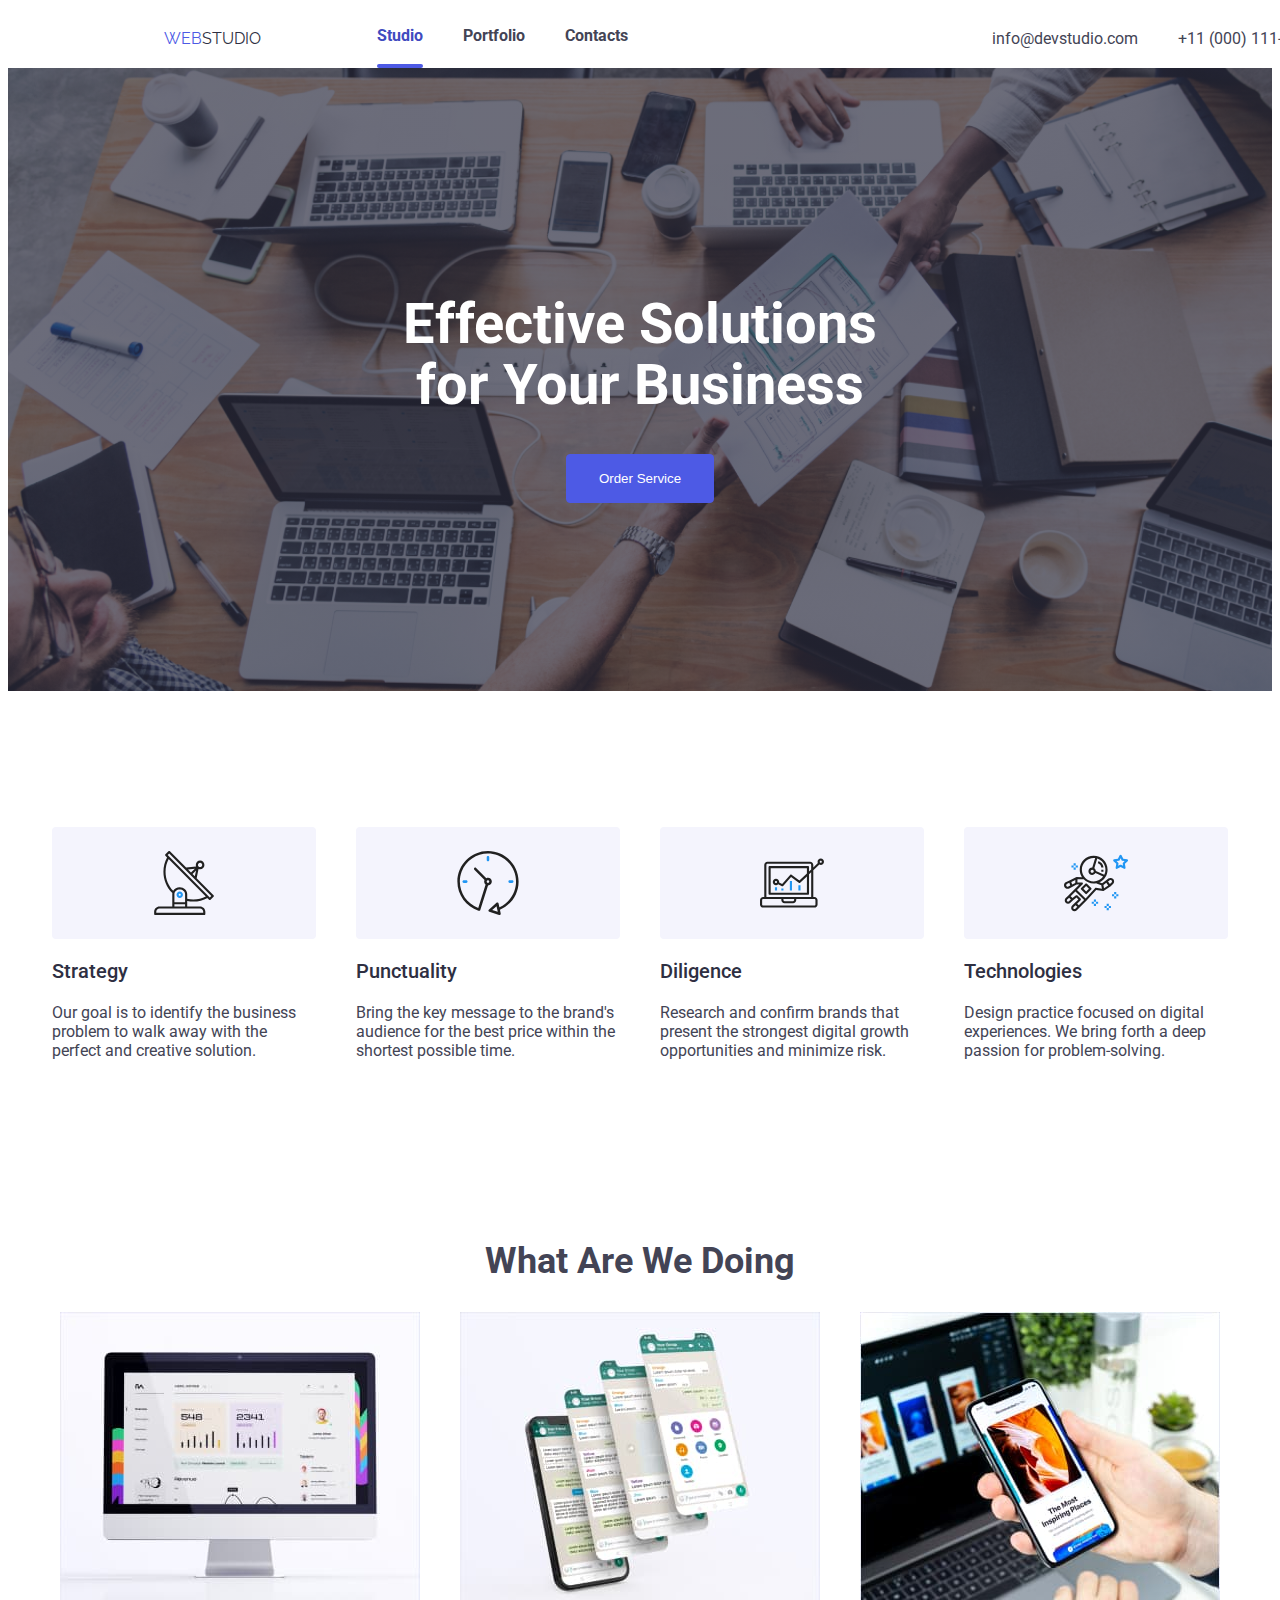
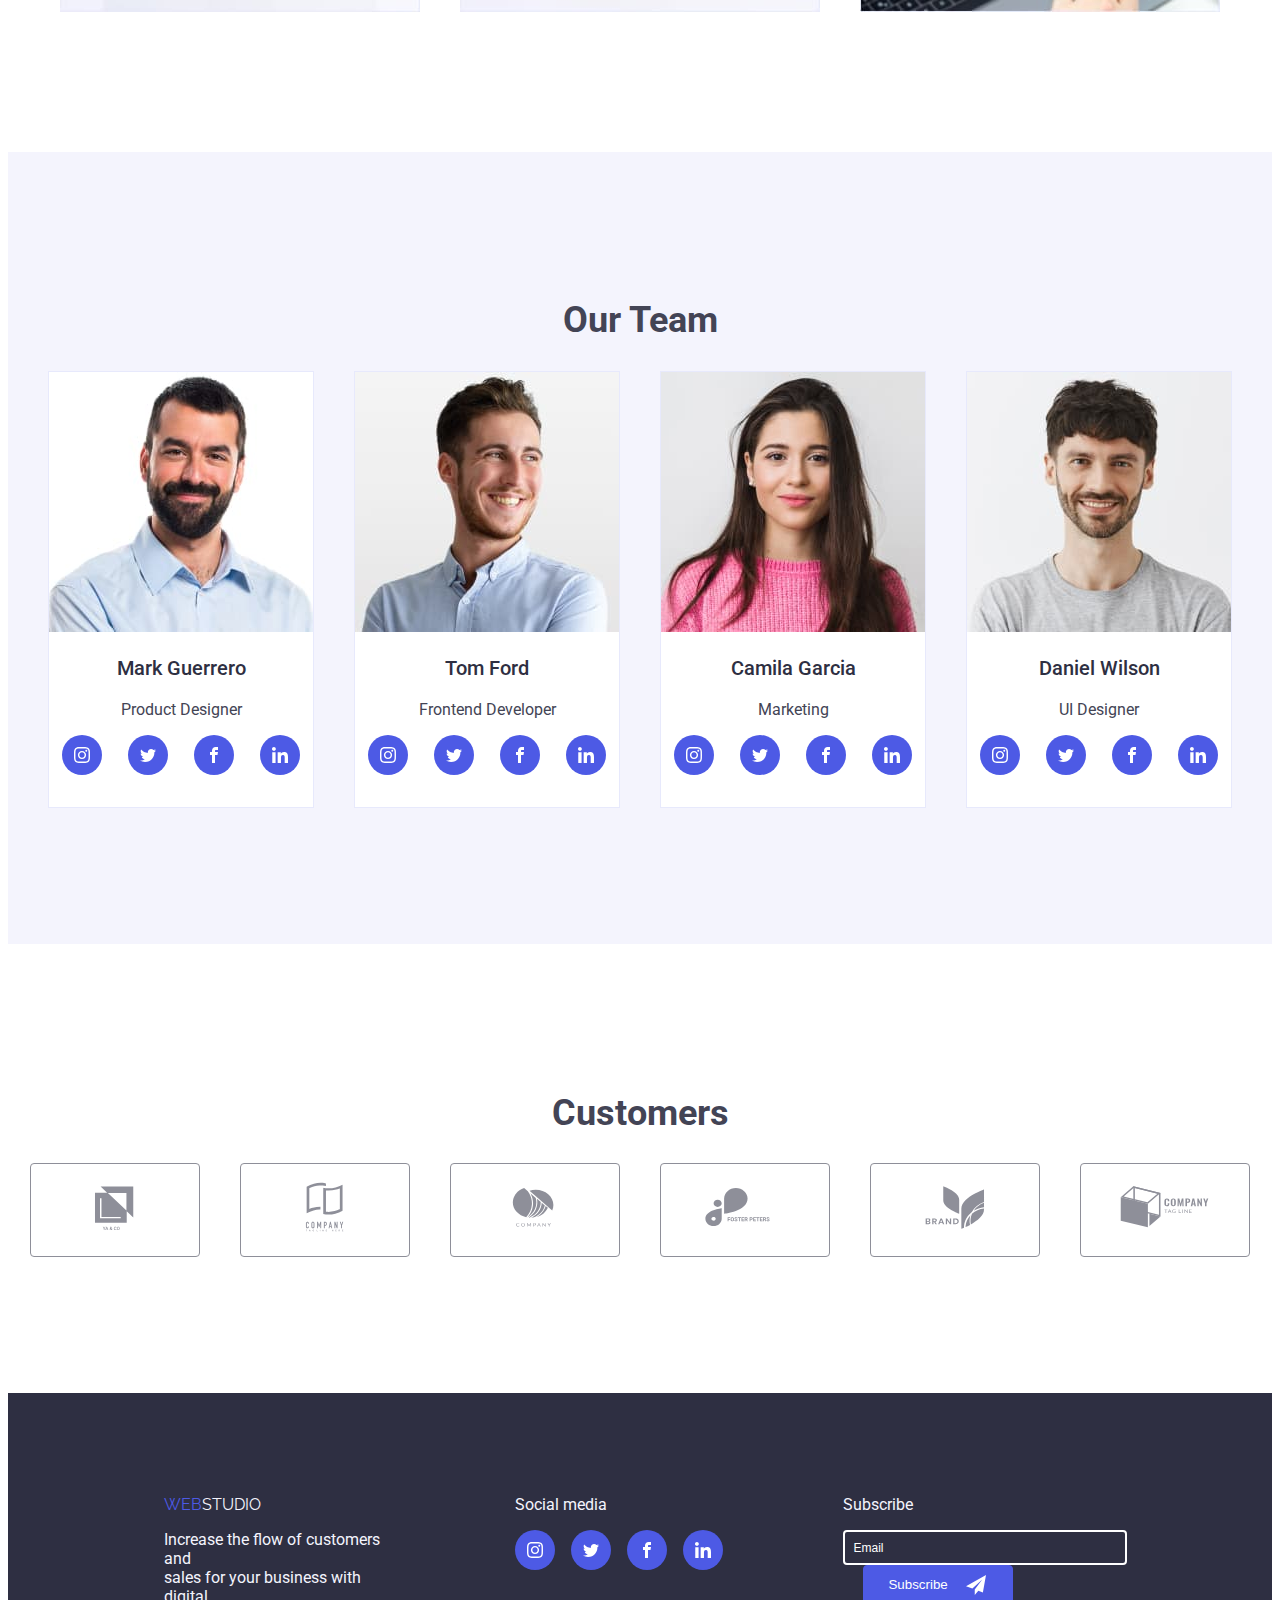
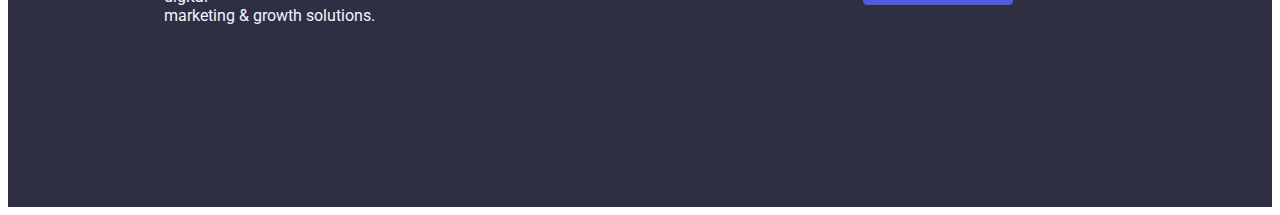
<file: index.html>
<!DOCTYPE html>

<html lang="en">
<head>
    <meta charset="UTF-8">
    <meta name="viewport" content="width=device-width, initial-scale=1.0">
    <title>Studio</title>
    <link rel="stylesheet" href="https://cdnjs.cloudflare.com/ajax/libs/modern-normalize/2.0.0/modern-normalize.min.css"
        integrity="sha512-4xo8blKMVCiXpTaLzQSLSw3KFOVPWhm/TRtuPVc4WG6kUgjH6J03IBuG7JZPkcWMxJ5huwaBpOpnwYElP/m6wg=="
        crossorigin="anonymous" referrerpolicy="no-referrer" />
    <link rel="stylesheet" href="css/styles.css">

    <link rel="preconnect" href="https://fonts.googleapis.com">
    <link rel="preconnect" href="https://fonts.gstatic.com" crossorigin>
    <link href="https://fonts.googleapis.com/css2?family=Roboto:wght@400;500;700;900&display=swap" rel="stylesheet">

    <link rel="preconnect" href="https://fonts.googleapis.com">
    <link rel="preconnect" href="https://fonts.gstatic.com" crossorigin>
    <link href="https://fonts.googleapis.com/css2?family=Raleway:wght@800&family=Roboto:wght@400;500;700;900&display=swap"
        rel="stylesheet">
</head>
<body>

    <header class="container d-flex header">
        <div class="d-flex">
            <a href="index.html" class="logo"><span>WEB</span>STUDIO</a>
            <nav>
                <ul class="list">
                    <li><a class="link active" href="index.html">Studio</a></li>
                    <li><a class="link" href="portfolio.html">Portfolio</a></li>
                    <li><a class="link" href="#">Contacts</a></li>
                </ul>
            </nav>
        </div>
        <div>
                <ul class="contacts">
                    <li><a class="link" href="mailto:info@devstudio.com">info@devstudio.com</a></li>
                    <li><a class="link" href="tel:+11(000)111-11-11">+11 (000) 111-11-11</a></li>
                </ul>
        </div>
    </header>

    <main>

    <section class="banner">
        <h1>Effective Solutions<br/>for Your Business</h1>
        <button class="banner-button" data-modal-open>Order Service</button>
        <div class="backdrop is-hidden" data-modal>
            <div class="modal">
                <button class="modal-close-btn" data-modal-close><svg width="24" height="24">
                    <use href="./images/icons.svg#close"></use>
                </svg></button>

                <p class="modal-text">Leave your contacts and we will call you back</p>

                <form class="service-form">
                    <label for="name" class="service-label">
                        <span class="input-label">Name</span>
                        <input type="text" class="service-input" />
                        <svg width="18" height="18" class="service-icon">
                            <use href="./images/icons.svg#person"></use>
                        </svg>
                    </label>

                    <label for="name" class="service-label">
                        <span class="input-label">Phone</span>
                        <input type="text" class="service-input" />
                        <svg width="18" height="18" class="service-icon">
                            <use href="./images/icons.svg#phone"></use>
                        </svg>
                    </label>

                    <label for="name" class="service-label">
                        <span class="input-label">Email</span>
                        <input type="text" class="service-input" />
                        <svg width="18" height="18" class="service-icon">
                            <use href="./images/icons.svg#email"></use>
                        </svg>
                    </label>

                    <label for="comment" class="service-label">
                        <span class="input-label">Comment</span>
                        <textarea class="service-input-textarea" rows="8" placeholder="Text input"></textarea>
                    </label>

                    <label for="agree" class="service-agree">
                        <input type="checkbox" name="agree" class="agree-checkbox" />
                        <svg width="16" height="16" class="agree-check-icon">
                            <use href="./images/icons.svg#checkbox"></use>
                        </svg>
                        <span class="agree-text">I accept the terms and conditions of the <a href="#">Privacy Policy</a></span>
                    </label>
                    <button class="modal-send">Send</button>
                </form>

            </div>
        </div>
    </section>

    <section class="section">
        <ul>
            <li>
                <div class="about-icon">
                    <svg width="64" height="64">
                        <use href="./images/icons.svg#antenna-1"></use>
                    </svg>
                </div>
                <h3>Strategy</h3>
                <p>Our goal is to identify the business problem to walk away with the perfect and creative solution.</p>
            </li>
            <li>
                <div class="about-icon">
                    <svg width="64" height="64">
                        <use href="./images/icons.svg#clock-1"></use>
                    </svg>
                </div>
                <h3>Punctuality</h3>
                <p>Bring the key message to the brand's audience for the best price within the shortest possible time.</p>
            </li>
            <li>
                <div class="about-icon">
                    <svg width="64" height="64">
                        <use href="./images/icons.svg#diagram-1"></use>
                    </svg>
                </div>
                <h3>Diligence</h3>
                <p>Research and confirm brands that present the strongest digital growth opportunities and minimize risk.</p>
            </li>
            <li>
                <div class="about-icon">
                    <svg width="64" height="64">
                        <use href="./images/icons.svg#astronaut-1"></use>
                    </svg>
                </div>
                <h3>Technologies</h3>
                <p>Design practice focused on digital experiences. We bring forth a deep passion for problem-solving.</p>
            </li>
        </ul>
    </section>

    <section class="section products">
    <h2>What are we Doing</h2>
        <ul>
            <li><img src="images/img1.jpg"
                alt="Sales inventory"
                width="360" /></li>
            <li><img src="images/img2.jpg"
                alt="Marketing strategies"
                width="360" /></li>
            <li><img src="images/img3.jpg"
                alt="Webpage design"
                width="360" /></li>
        </ul>
    </section>
    
    <section class="section team">
    <h2>Our Team</h2>
        <ul>
            <li class="card">
                <img class="card-image"
                src="images/people1.jpg"
                alt="Mark Guerrero"
                width="264" />
                <div class="team-caption">
                    <h3>Mark Guerrero</h3>
                    <p>Product Designer</p>
                    <div class="team-socials">
                        <a class="team-socials-icons" href="#">
                            <svg width="16" height="16">
                                <use xlink:href="./images/icons.svg#instagram"></use></svg>
                        </a>
                        <a class="team-socials-icons" href="#">
                            <svg width="16" height="16">
                                <use xlink:href="./images/icons.svg#twitter"></use>
                            </svg>
                        </a>
                        <a class="team-socials-icons" href="#">
                            <svg width="16" height="16">
                                <use xlink:href="./images/icons.svg#facebook"></use>
                            </svg>
                        </a>
                        <a class="team-socials-icons" href="#">
                            <svg width="16" height="16">
                                <use xlink:href="./images/icons.svg#linkedin-1"></use>
                            </svg>
                        </a>
                    </div>
                </div>
            </li>
            <li class="card">
                <img class="card-image"
                src="images/people2.jpg"
                alt="Tom Ford"
                width="264" />
                <div class="team-caption">
                    <h3>Tom Ford</h3>
                    <p>Frontend Developer</p>
                    <div class="team-socials">
                        <a class="team-socials-icons" href="#">
                            <svg width="16" height="16">
                                <use xlink:href="./images/icons.svg#instagram"></use>
                            </svg>
                        </a>
                        <a class="team-socials-icons" href="#">
                            <svg width="16" height="16">
                                <use xlink:href="./images/icons.svg#twitter"></use>
                            </svg>
                        </a>
                        <a class="team-socials-icons" href="#">
                            <svg width="16" height="16">
                                <use xlink:href="./images/icons.svg#facebook"></use>
                            </svg>
                        </a>
                        <a class="team-socials-icons" href="#">
                            <svg width="16" height="16">
                                <use xlink:href="./images/icons.svg#linkedin-1"></use>
                            </svg>
                        </a>
                    </div>
                </div>
            </li>
            <li class="card">
                <img class="card-image"
                src="images/people3.jpg"
                alt="Camila Garcia"
                width="264" />
                <div class="team-caption">
                    <h3>Camila Garcia</h3>
                    <p>Marketing</p>
                    <div class="team-socials">
                        <a class="team-socials-icons" href="#">
                            <svg width="16" height="16">
                                <use xlink:href="./images/icons.svg#instagram"></use>
                            </svg>
                        </a>
                        <a class="team-socials-icons" href="#">
                            <svg width="16" height="16">
                                <use xlink:href="./images/icons.svg#twitter"></use>
                            </svg>
                        </a>
                        <a class="team-socials-icons" href="#">
                            <svg width="16" height="16">
                                <use xlink:href="./images/icons.svg#facebook"></use>
                            </svg>
                        </a>
                        <a class="team-socials-icons" href="#">
                            <svg width="16" height="16">
                                <use xlink:href="./images/icons.svg#linkedin-1"></use>
                            </svg>
                        </a>
                    </div>
                </div>
            </li>
            <li class="card">
                <img class="card-image"
                src="images/people4.jpg"
                alt="Daniel Wilson"
                width="264" />
                <div class="team-caption">
                    <h3>Daniel Wilson</h3>
                    <p>UI Designer</p>
                    <div class="team-socials">
                        <a class="team-socials-icons" href="#">
                            <svg width="16" height="16">
                                <use xlink:href="./images/icons.svg#instagram"></use>
                            </svg>
                        </a>
                        <a class="team-socials-icons" href="#">
                            <svg width="16" height="16">
                                <use xlink:href="./images/icons.svg#twitter"></use>
                            </svg>
                        </a>
                        <a class="team-socials-icons" href="#">
                            <svg width="16" height="16">
                                <use xlink:href="./images/icons.svg#facebook"></use>
                            </svg>
                        </a>
                        <a class="team-socials-icons" href="#">
                            <svg width="16" height="16">
                                <use xlink:href="./images/icons.svg#linkedin-1"></use>
                            </svg>
                        </a>
                    </div>
                </div>
            </li>
        </ul>
    </section>

    <section class="customers">
        <h2>Customers</h2>
        <ul>
            <li class="customers-link">
                <a href="#">
                    <svg width="104" height="56">
                        <use href="./images/icons.svg#Logo-6"></use>
                    </svg>
                </a>
            </li>
            <li class="customers-link">
                <a href="#">
                    <svg width="104" height="56">
                        <use href="./images/icons.svg#Logo-4"></use>
                    </svg>
                </a>
            </li>
            <li class="customers-link">
                <a href="#">
                    <svg width="104" height="56">
                        <use href="./images/icons.svg#Logo-3"></use>
                    </svg>
                </a>
            </li>
            <li class="customers-link">
                <a href="#">
                    <svg width="104" height="56">
                        <use href="./images/icons.svg#Logo-2"></use>
                    </svg>
                </a>
            </li>
            <li class="customers-link">
                <a href="#">
                    <svg width="104" height="56">
                        <use href="./images/icons.svg#Logo"></use>
                    </svg>
                </a>
            </li>
            <li class="customers-link">
                <a href="#">
                    <svg width="104" height="56">
                        <use href="./images/icons.svg#Logo-1"></use>
                    </svg>
                </a>
            </li>
        </ul>
    </section>

    </main>

    <footer>
        <div>
            <a href="index.html" class="logo"><span>WEB</span>STUDIO</a>
                <p>Increase the flow of customers and<br/>sales for your business with digital<br/>marketing & growth solutions.</p>
        </div>
        <div>
            <p style="margin-top: 0" class="socmed">Social media</p>
            <div class="media">
                <a class="media-icons" href="#">
                    <svg width="16" height="16">
                        <use xlink:href="./images/icons.svg#instagram"></use>
                    </svg>
                </a>
                <a class="media-icons" href="#">
                    <svg width="16" height="16">
                        <use xlink:href="./images/icons.svg#twitter"></use>
                    </svg>
                </a>
                <a class="media-icons" href="#">
                    <svg width="16" height="16">
                        <use xlink:href="./images/icons.svg#facebook"></use>
                    </svg>
                </a>
                <a class="media-icons" href="#">
                    <svg width="16" height="16">
                        <use xlink:href="./images/icons.svg#linkedin-1"></use>
                    </svg>
                </a>
            </div>
        </div>
        <div>
            <p style="margin-top: 0" class="footer-subscribe-text">Subscribe</p>
                <form>
                    <input type="text" placeholder="Email" class="subscribe-form" />
                    <button class="subscribe-btn" href="#">Subscribe
                        <svg width="24" height="20">
                            <use href="./images/icons.svg#send"></use>
                        </svg>
                    </button>
                </form>
        </div>
    </footer>

    <script src="./js/modal.js"></script>
</body>

</html>
</file>
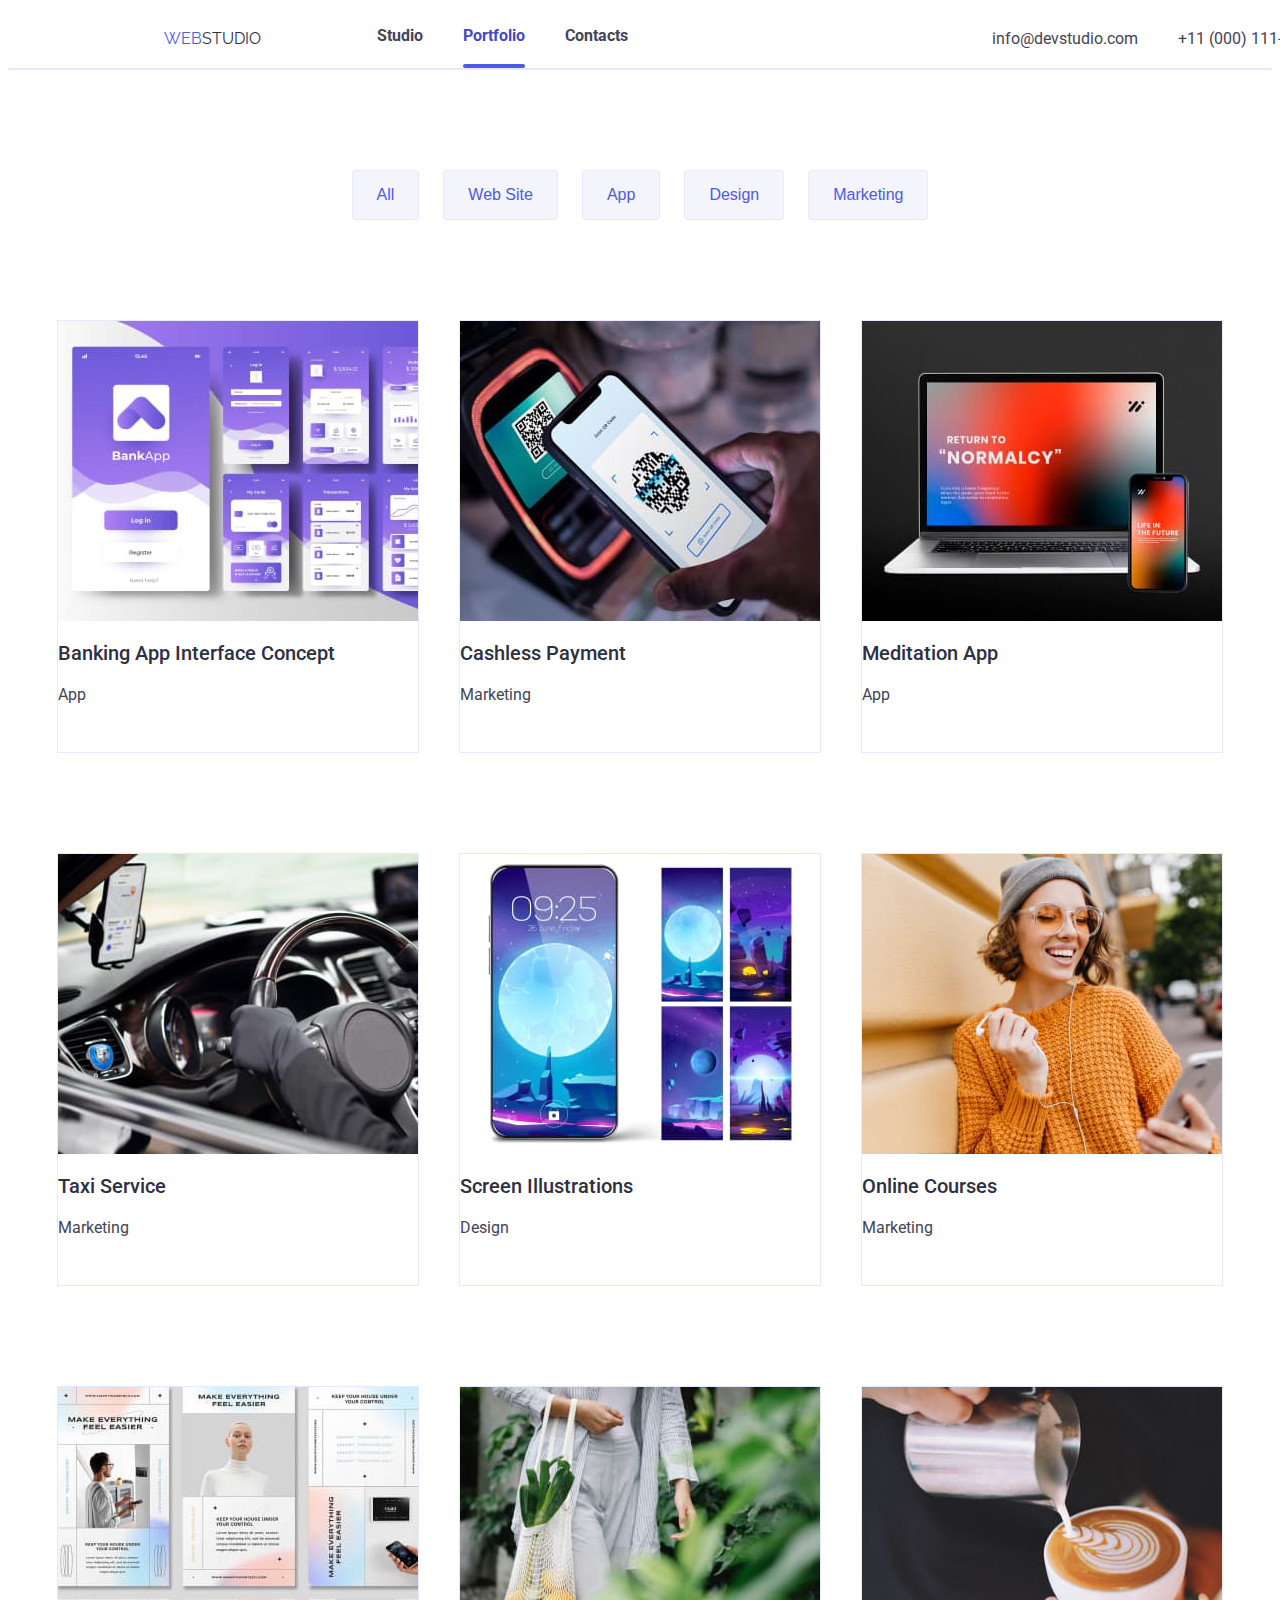
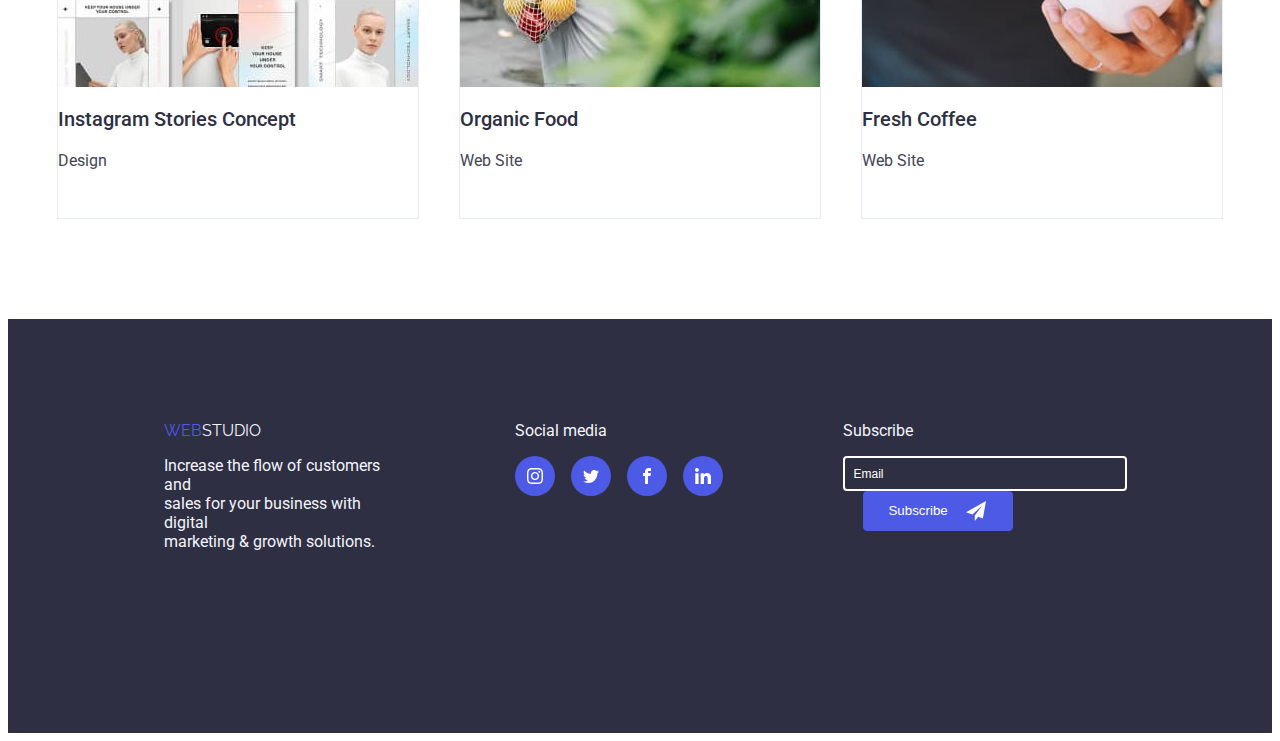
<file: portfolio.html>
<!DOCTYPE html>
<html lang="en">
<head>
    <meta charset="UTF-8">
    <meta name="viewport" content="width=device-width, initial-scale=1.0">
    <title>Portfolio</title>
    <link rel="stylesheet" href="https://cdnjs.cloudflare.com/ajax/libs/modern-normalize/2.0.0/modern-normalize.min.css"
        integrity="sha512-4xo8blKMVCiXpTaLzQSLSw3KFOVPWhm/TRtuPVc4WG6kUgjH6J03IBuG7JZPkcWMxJ5huwaBpOpnwYElP/m6wg=="
        crossorigin="anonymous" referrerpolicy="no-referrer" />
    <link rel="stylesheet" href="css/styles.css">
    
    <link rel="preconnect" href="https://fonts.googleapis.com">
    <link rel="preconnect" href="https://fonts.gstatic.com" crossorigin>
    <link href="https://fonts.googleapis.com/css2?family=Roboto:wght@400;500;700;900&display=swap" rel="stylesheet">
    
    <link rel="preconnect" href="https://fonts.googleapis.com">
    <link rel="preconnect" href="https://fonts.gstatic.com" crossorigin>
    <link href="https://fonts.googleapis.com/css2?family=Raleway:wght@800&family=Roboto:wght@400;500;700;900&display=swap"
        rel="stylesheet">
</head>
<body>
    
        <header class="container d-flex header">
            <div class="d-flex">
                <a href="index.html" class="logo"><span>WEB</span>STUDIO</a>
                <nav>
                    <ul class="list">
                        <li><a class="link" href="index.html">Studio</a></li>
                        <li><a class="link active" href="portfolio.html">Portfolio</a></li>
                        <li><a class="link" href="">Contacts</a></li>
                    </ul>
                </nav>
            </div>
            <div>
                <ul>
                    <li><a class="link" href="mailto:info@devstudio.com">info@devstudio.com</a></li>
                    <li><a class="link" href="tel:+11(000)111-11-11">+11 (000) 111-11-11</a></li>
                </ul>
            </div>
        </header>

        <main>
                <div class="filters">
                    <div class="button">
                        <button type="button" class="button-filters">All</button>
                        <button type="button" class="button-filters">Web Site</button>
                        <button type="button" class="button-filters">App</button>
                        <button type="button" class="button-filters">Design</button>
                        <button type="button" class="button-filters">Marketing</button>
                    </div>
                </div>
            <section>
            <div>
                <ul class="portfolio">
                    <li class="card">
                        <div class="project-image">
                            <img src="images/pfolio1.jpg" alt="Banking App Interface Concept" width="360" />
                            <div class="project-image-caption">
                                <p>
                                    14 Stylish and User-Friendly App Design Concepts · Task Manager App · Calorie Tracker App · Exotic Fruit Ecommerce App ·
                                    Cloud Storage App
                                </p>
                            </div>
                        </div>
                        <div class="project-caption">
                            <h3>Banking App Interface Concept</h3>
                            <p>App</p>
                        </div>
                    </li>
                    <li class="card">
                        <div class="project-image">
                            <img src="images/pfolio2.jpg" alt="Cashless Payment" width="360" />
                            <div class="project-image-caption">
                                <p>
                                    14 Stylish and User-Friendly App Design Concepts · Task Manager App · Calorie Tracker App · Exotic Fruit Ecommerce App ·
                                    Cloud Storage App
                                </p>
                            </div>
                        </div>
                        <div class="project-caption">
                            <h3>Cashless Payment</h3>
                            <p>Marketing</p>
                        </div>
                    </li>
                    <li class="card">
                        <div class="project-image">
                            <img src="images/pfolio3.jpg" alt="Meditation App" width="360" />
                            <div class="project-image-caption">
                                <p>
                                    14 Stylish and User-Friendly App Design Concepts · Task Manager App · Calorie Tracker App · Exotic Fruit
                                    Ecommerce App ·
                                    Cloud Storage App
                                </p>
                            </div>
                        </div>
                        <div class="project-caption">
                            <h3>Meditation App</h3>
                            <p>App</p>
                        </div>
                    </li>
                </ul>
            </div>
            <div>
                <ul class="portfolio">
                    <li class="card">
                        <div class="project-image">
                            <img src="images/pfolio4.jpg" alt="Taxi Service" width="360" />
                            <div class="project-image-caption">
                                <p>
                                    14 Stylish and User-Friendly App Design Concepts · Task Manager App · Calorie Tracker App · Exotic Fruit
                                    Ecommerce App ·
                                    Cloud Storage App
                                </p>
                            </div>
                        </div>
                        <div class="project-caption">
                            <h3>Taxi Service</h3>
                            <p>Marketing</p>
                        </div>
                    </li>
                    <li class="card">
                        <div class="project-image">
                            <img src="images/pfolio5.jpg" alt="Screen Illustrations" width="360" />
                            <div class="project-image-caption">
                                <p>
                                    14 Stylish and User-Friendly App Design Concepts · Task Manager App · Calorie Tracker App · Exotic Fruit
                                    Ecommerce App ·
                                    Cloud Storage App
                                </p>
                            </div>
                        </div>
                        <div class="project-caption">
                            <h3>Screen Illustrations</h3>
                            <p>Design</p>
                        </div>
                    </li>
                    <li class="card">
                        <div class="project-image">
                            <img src="images/pfolio6.jpg" alt="Online Courses" width="360" />
                            <div class="project-image-caption">
                                <p>
                                    14 Stylish and User-Friendly App Design Concepts · Task Manager App · Calorie Tracker App · Exotic Fruit
                                    Ecommerce App ·
                                    Cloud Storage App
                                </p>
                            </div>
                        </div>
                        <div class="project-caption">
                            <h3>Online Courses</h3>
                            <p>Marketing</p>
                        </div>
                    </li>
                </ul>
            </div>
            <div>
                <ul class="portfolio">
                    <li class="card">
                        <div class="project-image">
                            <img src="images/pfolio7.jpg" alt="Instagram Stories Concept" width="360" />
                            <div class="project-image-caption">
                                <p>
                                    14 Stylish and User-Friendly App Design Concepts · Task Manager App · Calorie Tracker App · Exotic Fruit
                                    Ecommerce App ·
                                    Cloud Storage App
                                </p>
                            </div>
                        </div>
                        <div class="project-caption">
                            <h3>Instagram Stories Concept</h3>
                            <p>Design</p>
                        </div>
                    </li>
                    <li class="card">
                        <div class="project-image">
                            <img src="images/pfolio8.jpg" alt="Organic Food" width="360" />
                            <div class="project-image-caption">
                                <p>
                                    14 Stylish and User-Friendly App Design Concepts · Task Manager App · Calorie Tracker App · Exotic Fruit
                                    Ecommerce App ·
                                    Cloud Storage App
                                </p>
                            </div>
                        </div>
                        <div class="project-caption">
                            <h3>Organic Food</h3>
                            <p>Web Site</p>
                        </div>
                    </li>
                    <li class="card">
                        <div class="project-image">
                            <img src="images/pfolio9.jpg" alt="Fresh Coffee" width="360" />
                            <div class="project-image-caption">
                                <p>
                                    14 Stylish and User-Friendly App Design Concepts · Task Manager App · Calorie Tracker App · Exotic Fruit
                                    Ecommerce App ·
                                    Cloud Storage App
                                </p>
                            </div>
                        </div>
                        <div class="project-caption">
                            <h3>Fresh Coffee</h3>
                            <p>Web Site</p>
                        </div>
                    </li>
                </ul>
            </div>
            </section>
        </main>

        <footer>
            <div>
                <a href="index.html" class="logo"><span>WEB</span>STUDIO</a>
                <p>Increase the flow of customers and<br />sales for your business with digital<br />marketing & growth
                    solutions.</p>
            </div>
            <div>
                <p style="margin-top: 0">Social media</p>
                <div class="media">
                    <a class="media-icons" href="#">
                        <svg width="16" height="16">
                            <use xlink:href="./images/icons.svg#instagram"></use>
                        </svg>
                    </a>
                    <a class="media-icons" href="#">
                        <svg width="16" height="16">
                            <use xlink:href="./images/icons.svg#twitter"></use>
                        </svg>
                    </a>
                    <a class="media-icons" href="#">
                        <svg width="16" height="16">
                            <use xlink:href="./images/icons.svg#facebook"></use>
                        </svg>
                    </a>
                    <a class="media-icons" href="#">
                        <svg width="16" height="16">
                            <use xlink:href="./images/icons.svg#linkedin-1"></use>
                        </svg>
                    </a>
                </div>
            </div>
            <div>
                <p style="margin-top: 0" class="footer-subscribe-text">Subscribe</p>
                <form>
                    <input type="text" placeholder="Email" class="subscribe-form" />
                    <button class="subscribe-btn" href="#">Subscribe
                        <svg width="24" height="20">
                            <use href="./images/icons.svg#send"></use>
                        </svg>
                    </button>
                </form>
            </div>
        </footer>

</body>
</html>
</file>
<file: css/styles.css>
:root {
    --IRIS: #4d5ae5;
    --NAVY-BLUE: #2e2f42;
    --CLOUD: #F4F4FD;
    --SLATE: #434455;
    --LIGHT-SLATE: #8E8F99;
    --OCEAN: #404BBF;
    --DAIRY: #fcfcfc;
}

h1 {
    color: white;
    text-align: center;
    font-weight: 700;
    font-size: 56px;
    line-height: 1.1;
}

h2 {
    text-align: center;
    font-weight: 700;
    font-size: 36px;
    line-height: 1.1;
    text-transform: capitalize;
}

h3 {
    color: var(--NAVY-BLUE);
    font-weight: 500;
    font-size: 20px;
    line-height: 1.2;
}

.container {
    width: 1158px;
    display: flex;
    align-items: center;
    margin: 0 0 0 156px;
}

.d-flex {
    display: flex;
    align-items: center;
    gap: 40px;
}

.header {
    justify-content: space-between;
    align-items: center;
}

.filters {
    border-top: 2px solid var(--CORNFLOWER, #E7E9FC);
}

.banner {
    background: linear-gradient(rgba(46, 47, 66, 0.70), rgba(46, 47, 66, 0.70)), url("../images/people-office-1.jpg");
    background-size: cover;
    background-repeat: no-repeat;
    padding-top: 188px;
    padding-bottom: 188px;
    text-align: center;
}

.banner-button {
    cursor: pointer;
    background-color: var(--IRIS);
    color: white;
    padding: 16px 32px;
    border-radius: 4px;
    background: var(--IRIS, #4D5AE5);
    border: 1px solid var(--IRIS);
}

.backdrop {
    width: 100%;
    height: 100%;
    background-color: rgba (0, 0, 0, 0.4);
    position: fixed;
    top: 0;
    display: flex;
    justify-content: center;
    align-items: center;
    transition: opacity 250ms cubic-bezier(0.4, 0, 0.2, 1);
}

.modal {
    width: 408px;
    height: 584px;
    background-color: white;
    border-radius: 4px;
    padding: 24px;
    background: var(--DAIRY);
}

.modal-text {
    font-size: 16px;
    font-style: normal;
    font-weight: 500;
}

.service-label {
    display: flex;
    flex-direction: column;
    margin-bottom: 8px;
    width: 100%;
    position: relative;
    font-size: 12px;
    color: var(--LIGHT-SLATE);
}

.input-label {
    text-align: left;
    margin-bottom: 8px;
    font-size: 12px;
}

.service-input {
    padding: 12px 40px;
    border: 1px solid var(--NAVY-BLUE);
    border-radius: 4px;
    transition: 250ms;
    transition-property: color,border-color, background-color;
    transition-timing-function: cubic-bezier(0.4, 0, 0.2, 1);
}

.service-icon {
    position: absolute;
    top: 55%;
    left: 15px;
    fill: black;
    transition: fill 250ms cubic-bezier(0.4, 0, 0.2, 1);
}

.service-input:focus + .service-icon, 
.service-input:hover + .service-icon {
    fill: var(--IRIS);
}

.service-input:hover {
    border: 1px solid var(--IRIS);
}

.service-input-textarea {
    width: 360px;
    height: 120px;
    padding: 8px 16px;
    border: 1px solid var(--NAVY-BLUE);
    border-radius: 4px;
    transition: 250ms;
    transition-property: color, border-color, background-color;
    transition-timing-function: cubic-bezier(0.4, 0, 0.2, 1);
}

.service-agree {
    display: flex;
    align-items: center;
    justify-content: left;
    margin-top: 16px;
    margin-bottom: 16px;    
}

.agree-checkbox {
    appearance: none;
    width: 20px;
    height: 20px;
    position: relative;
    left: 23px;
    opacity: 0;
    cursor: pointer;
    margin-left: 0;
}

.agree-check-icon {
    fill: none;
    border: 1px solid black;
    border-radius: 2px;
    transition: 250ms;
    transition-property: border-color, background-color, fill;
    transition-timing-function: cubic-bezier(0.4, 0, 0.2, 1);
    margin-right: 8px;
    margin-left: 0;
}

.service-agree .agree-checkbox:focus + .agree-check-icon,
.service-agree .agree-checkbox:checked:focus + .agree-check-icon {
    outline: 2px solid #212121;
}

.service-agree .agree-checkbox:checked + .agree-check-icon {
    background-color: var(--IRIS);
    border-color: var(--IRIS);
    fill: white;
    outline: none;
    stroke: white;
    stroke-width: 0.2;
}

.agree-text {
    font-size: 12px;
}

.modal-send {
    margin-bottom: 24px;
    padding: 16px 32px;
    cursor: pointer;
    background-color: var(--IRIS);
    color: white;
    padding: 16px 32px;
    border-radius: 4px;
    border-color: transparent;
    box-shadow: 0px 4px 4px 0px rgba(0, 0, 0, 0.15);
}

.is-hidden {
    pointer-events: none;
    opacity: 0;
}

.modal-close-btn {
    cursor: pointer;
    border-radius: 100%;
    border: 1px solid rgba(0, 0, 0, 0.1);
    width: 30px;
    height: 30px;
    fill: var(--CORNFLOWER);
    color: var(--OCEAN);
    margin-left: auto;
    transition: fill 250ms cubic-bezier(0.4, 0, 0.2, 1), border 250ms cubic-bezier(0.4, 0, 0.2, 1);
    display: flex;
    align-items: center;
    justify-content: center;
}

.modal-close-btn:hover {
    fill: currentColor;
    border: 1px solid currentColor;
}

.list {
    color: var(--SLATE);
    font-weight: 700;
    font-size: 16px;
    line-height: 1.5;
}

.link {
    color: var(--SLATE);
    text-decoration: none;
}

.active {
    color: var(--OCEAN)
}

.active::after {
    content: " ";
    display: block;
    height: 4px;
    width: 100%;
    border-radius: 2px;
    background-color: var(--IRIS);
    position: relative;
    top: 16px;
}

.section {
    padding-top: 120px;
    padding-bottom: 120px;
    margin: 0 156px 0 156px;
}

.about-icon {
    border-radius: 4px;
    background-color: var(--CLOUD);
    display: flex;
    padding: 24px 100px;
}

.products {
    padding: 0 0 120px 0;
    margin-top: 0;
}

.team {
    background-color: var(--CLOUD);
    margin: auto;
    text-align: center;
}

.team-socials {
    display: flex;
    justify-content: space-around;
}

.team-socials-icons {
    height: 40px;
    width: 40px;
    border-radius: 50%;
    background-color: var(--IRIS);
    align-items: center;
    justify-content: center;
    display: flex;
    fill: white;
}

.media {
    display: flex;
    gap: 16px;
}

.media-icons {
    height: 40px;
    width: 40px;
    border-radius: 50%;
    background-color: var(--IRIS);
    align-items: center;
    justify-content: center;
    display: flex;
    fill: white;
}

.link:hover {
    color: var(--IRIS);
}

.button-filters {
    cursor: pointer;
    font-weight: 500;
    font-size: 16px;
    line-height: 1.5;
    border-radius: 4px;
    border: 1px solid var(--CORNFLOWER, #E7E9FC);
    background-color: var(--CLOUD, #F4F4FD);
    color: var(--IRIS);
    padding: 12px 24px;
}

.button {
    margin: auto;
    display: flex;
    justify-content: center;
    margin-top: 100px;
    gap: 24px;
    border-radius: 7px;
}

.button-filters:hover {
    background-color: var(--IRIS);
    color: white;
}

body {
    color: var(--SLATE);
    font-family: "Roboto", sans-serif;
}

ul {
    list-style: none;
    padding-left: 0;
    display: flex;
    gap: 40px;
    justify-content: center;
}

.card {
    background-color: white;
    border: 1px solid var(--CORNFLOWER, #E7E9FC);
    padding-left: 0px;
    padding-bottom: 32px;
    overflow: hidden;
}

.card:hover .project-image-caption {
    opacity: 1;
    transform: translateY(0);
}

.project-image {
    position: relative;
    overflow: hidden;
}

.project-image img {
    display: block;
}

.project-image-caption {
    position: absolute;
    background-color: rgba(77, 90, 229, 0.75);
    color: white;
    width: 100%;
    height: 100%;
    top: 0;
    left: 0;
    opacity: 0;
    transform: translateY(100%);
    transition: transform 0.25s cubic-bezier(0.4, 0, 0.2, 1);
}

.project-image-caption p {
    padding: 40px 32px;
}

.list {
    gap: 40px;
    padding-left: 76px;
    display: flex;
    justify-content: center;
}

.customers {
    padding: 50px;
    margin: 70px;
}

.customers-link {
    display: flex;
    border-radius: 4px;
    border: 1px solid var(--LIGHT-SLATE, #8E8F99);
    padding: 16px 32px;
}

.customers-link svg {
    fill: var(--LIGHT-SLATE);
}

.customers-link:hover,
.customers-link:focus {
    border-color: var(--IRIS);
}

.customers-link:hover svg,
.customers-link:focus svg {
    fill: var(--IRIS);
}

.portfolio {
    gap: 40px;
    display: flex;
    margin: 100px 0 100px 0;
    align-items: center;
}

.logo {
    text-decoration: none;
    color: var(--NAVY-BLUE);
    font-family: 'Raleway', sans-serif;
}

.logo span {
    color: var(--IRIS);
}

footer {
    color: var(--CLOUD);
    background-color: var(--NAVY-BLUE);
    width: auto;
    height: 312px;
    padding-left: 156px;
    padding-top: 101.5px;
    display: flex;
    gap: 120px;
}

.subscribe-form {
    width: 264px;
    padding: 8px;
    border: 2px solid white;
    background: none;
    border-radius: 4px;
}

.subscribe-form::placeholder {
    color: white;
    font-size: 12px;
}

.subscribe-btn {
    display: inline-flex;
    align-items: center;
    cursor: pointer;
    height: 40px;
    color: white;
    fill: white;
    padding: 8px 24px;
    border-radius: 4px;
    background: var(--IRIS, #4D5AE5);
    border: 1px solid var(--IRIS);
    gap: 16px;
    margin-left: 20px;
}

footer .logo  {
    color: var(--CLOUD);
}
</file>
